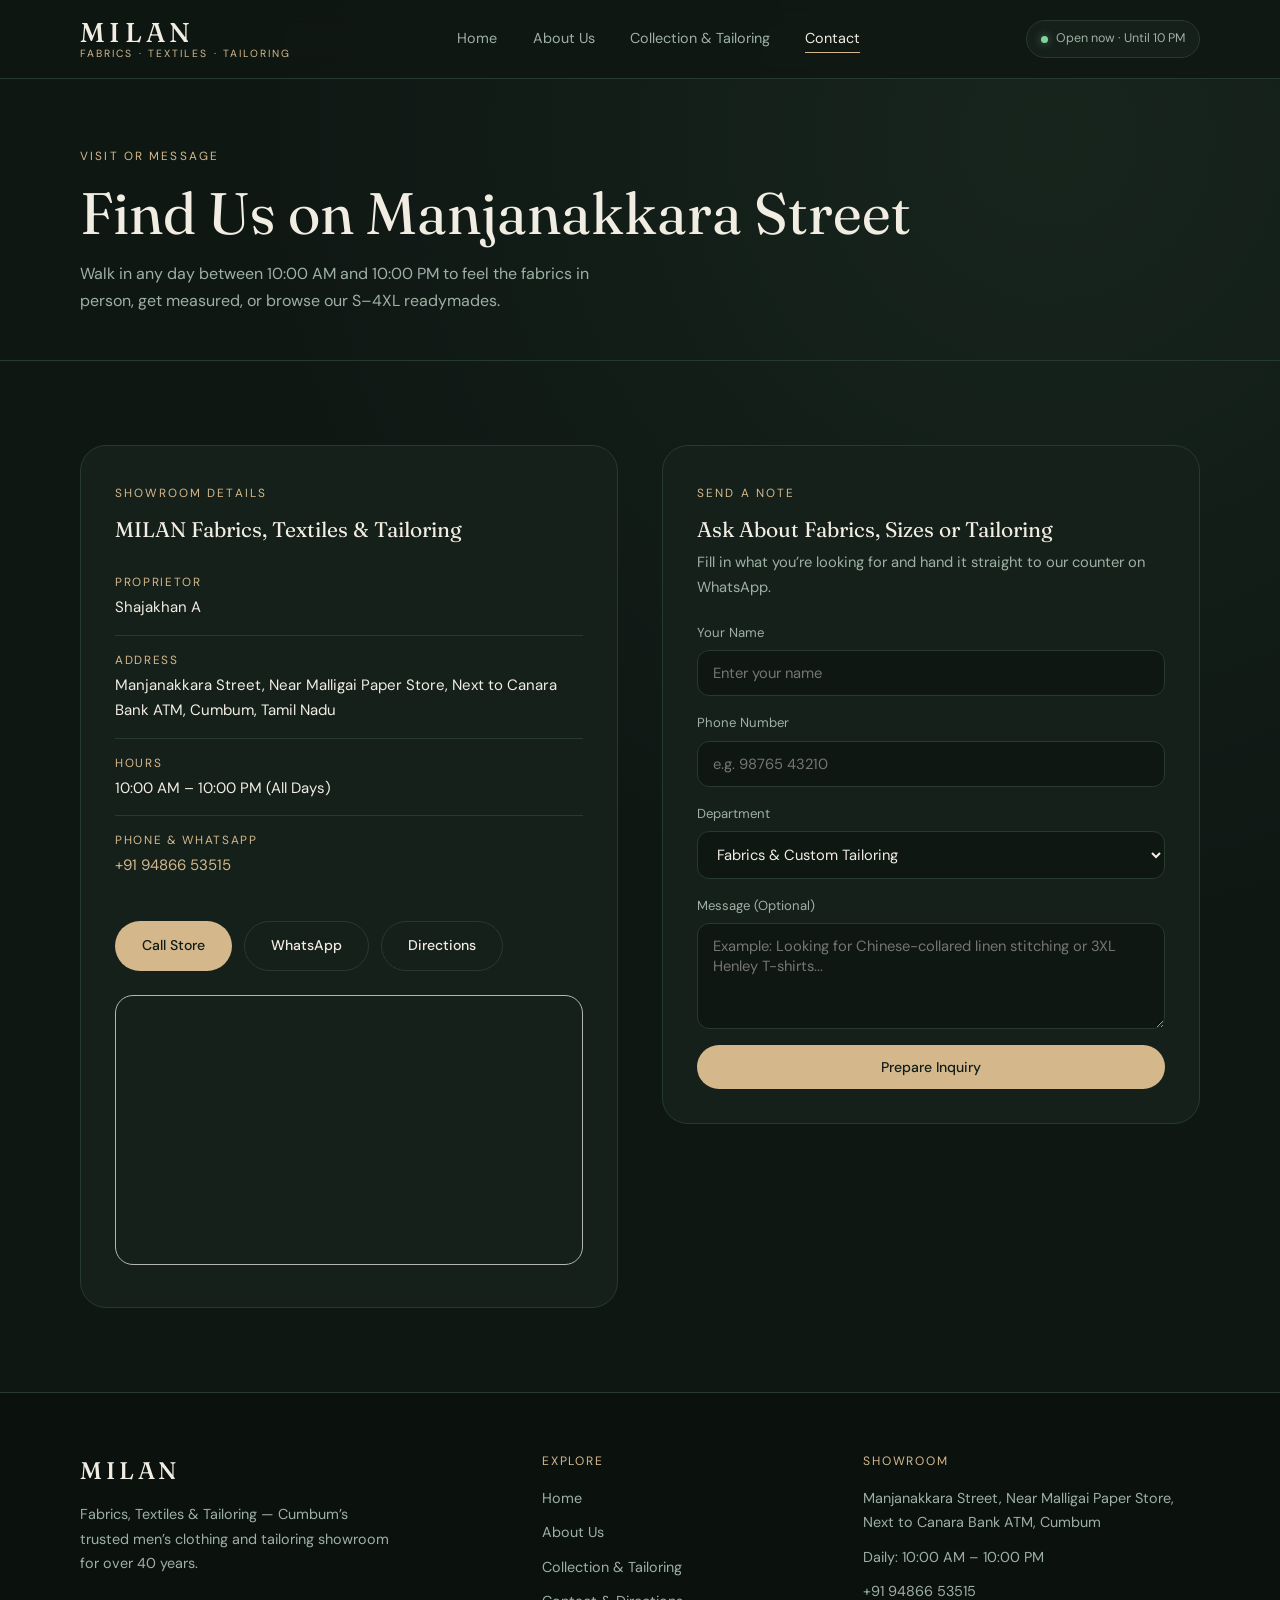
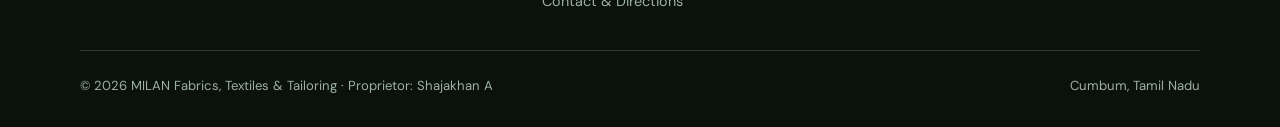
<file: contact.html>
<!DOCTYPE html>
<html lang="en">
<head>
  <meta charset="UTF-8">
  <meta name="viewport" content="width=device-width, initial-scale=1.0">
  <title>Contact Us | MILAN Fabrics, Textiles &amp; Tailoring</title>
  <link rel="preconnect" href="https://fonts.googleapis.com">
  <link rel="preconnect" href="https://fonts.gstatic.com" crossorigin>
  <link href="https://fonts.googleapis.com/css2?family=DM+Sans:wght@400;500&family=Fraunces:opsz,wght@9..144,400;9..144,500&display=swap" rel="stylesheet">
  <link rel="stylesheet" href="style.css">
</head>
<body>
  <header class="topbar">
    <div class="wrap topbar-inner">
      <a href="index.html" class="wordmark">
        <span class="wordmark-main">MILAN</span>
        <span class="wordmark-sub">Fabrics · Textiles · Tailoring</span>
      </a>

      <nav>
        <ul class="nav-menu" id="navMenu">
          <li><a href="index.html">Home</a></li>
          <li><a href="about.html">About Us</a></li>
          <li><a href="services.html">Collection &amp; Tailoring</a></li>
          <li><a href="contact.html" class="current">Contact</a></li>
        </ul>
      </nav>

      <div class="hours-badge" id="hoursBadge">
        <span class="dot"></span>
        <span class="hours-text">10:00 AM – 10:00 PM</span>
      </div>

      <button class="menu-toggle" id="menuToggle" aria-expanded="false">Menu</button>
    </div>
  </header>

  <main>
    <section class="page-top">
      <div class="wrap">
        <span class="kicker">Visit or Message</span>
        <h1>Find Us on Manjanakkara Street</h1>
        <p class="intro-text">
          Walk in any day between 10:00 AM and 10:00 PM to feel the fabrics in person, get measured, or browse our S–4XL readymades.
        </p>
      </div>
    </section>

    <section class="band">
      <div class="wrap split-grid fade-up" style="align-items: start;">
        <div class="panel">
          <span class="kicker">Showroom Details</span>
          <h3>MILAN Fabrics, Textiles &amp; Tailoring</h3>

          <ul class="info-list">
            <li>
              <span class="info-key">Proprietor</span>
              <span>Shajakhan A</span>
            </li>
            <li>
              <span class="info-key">Address</span>
              <span>Manjanakkara Street, Near Malligai Paper Store, Next to Canara Bank ATM, Cumbum, Tamil Nadu</span>
            </li>
            <li>
              <span class="info-key">Hours</span>
              <span>10:00 AM – 10:00 PM (All Days)</span>
            </li>
            <li>
              <span class="info-key">Phone &amp; WhatsApp</span>
              <a href="tel:+919486653515" style="color:var(--sand);">+91 94866 53515</a>
            </li>
          </ul>

          <div class="actions">
            <a href="tel:+919486653515" class="btn btn-warm">Call Store</a>
            <a href="https://wa.me/919486653515" target="_blank" rel="noopener" class="btn btn-ghost">WhatsApp</a>
            <a href="https://www.google.com/maps/search/?api=1&query=Manjanakkara+Street+Cumbum+Tamil+Nadu" target="_blank" rel="noopener" class="btn btn-ghost">Directions</a>
          </div>

          <iframe
            class="map-box"
            title="MILAN Fabrics Cumbum Map"
            loading="lazy"
            referrerpolicy="no-referrer-when-downgrade"
            src="https://www.google.com/maps?q=Manjanakkara+Street+Cumbum+Tamil+Nadu&output=embed">
          </iframe>
        </div>

        <div class="panel">
          <span class="kicker">Send a Note</span>
          <h3>Ask About Fabrics, Sizes or Tailoring</h3>
          <p style="color:var(--muted); margin:8px 0 22px; font-size:0.92rem;">
            Fill in what you’re looking for and hand it straight to our counter on WhatsApp.
          </p>

          <form id="contactForm" novalidate>
            <div class="field">
              <label for="custName">Your Name</label>
              <input type="text" id="custName" placeholder="Enter your name" required>
            </div>

            <div class="field">
              <label for="custPhone">Phone Number</label>
              <input type="tel" id="custPhone" placeholder="e.g. 98765 43210" required>
            </div>

            <div class="field">
              <label for="custService">Department</label>
              <select id="custService">
                <option value="Fabrics & Custom Tailoring">Fabrics &amp; Custom Tailoring</option>
                <option value="Readymade Shirts / Pants">Readymade Shirts / Pants</option>
                <option value="Men's T-Shirts (S to 4XL)">Men's T-Shirts (S to 4XL)</option>
                <option value="Track Suits / Activewear">Track Suits / Activewear</option>
                <option value="Men's Innerwear">Men's Innerwear</option>
              </select>
            </div>

            <div class="field">
              <label for="custNotes">Message (Optional)</label>
              <textarea id="custNotes" rows="4" placeholder="Example: Looking for Chinese-collared linen stitching or 3XL Henley T-shirts..."></textarea>
            </div>

            <button type="submit" class="btn btn-warm" style="width:100%;">Prepare Inquiry</button>
            <div id="formStatus" class="form-status" role="status"></div>
          </form>
        </div>
      </div>
    </section>
  </main>

  <footer class="bottom-bar">
    <div class="wrap">
      <div class="footer-cols">
        <div>
          <div class="wordmark-main" style="font-size:1.5rem;">MILAN</div>
          <p style="color:var(--muted); margin-top:10px; max-width:320px; font-size:0.9rem;">
            Fabrics, Textiles &amp; Tailoring — Cumbum’s trusted men’s clothing and tailoring showroom for over 40 years.
          </p>
        </div>

        <div>
          <div class="footer-head">Explore</div>
          <ul class="footer-list">
            <li><a href="index.html">Home</a></li>
            <li><a href="about.html">About Us</a></li>
            <li><a href="services.html">Collection &amp; Tailoring</a></li>
            <li><a href="contact.html">Contact &amp; Directions</a></li>
          </ul>
        </div>

        <div>
          <div class="footer-head">Showroom</div>
          <ul class="footer-list">
            <li>Manjanakkara Street, Near Malligai Paper Store, Next to Canara Bank ATM, Cumbum</li>
            <li>Daily: 10:00 AM – 10:00 PM</li>
            <li><a href="tel:+919486653515">+91 94866 53515</a></li>
          </ul>
        </div>
      </div>

      <div class="footer-note">
        <span>&copy; 2026 MILAN Fabrics, Textiles &amp; Tailoring · Proprietor: Shajakhan A</span>
        <span>Cumbum, Tamil Nadu</span>
      </div>
    </div>
  </footer>

  <script src="script.js"></script>
</body>
</html>
</file>
<file: style.css>
:root {
  --bg: #0f1713;
  --surface: #15201a;
  --surface-soft: #1b2a22;
  --line: #273a30;
  --ink: #f2ede3;
  --muted: #9eb0a5;
  --sand: #d4b88c;
  --open: #7fd49a;
  --closed: #e08d86;
  --serif: 'Fraunces', Georgia, serif;
  --sans: 'DM Sans', -apple-system, BlinkMacSystemFont, sans-serif;
  --calm: cubic-bezier(0.25, 0.8, 0.25, 1);
}

* {
  margin: 0;
  padding: 0;
  box-sizing: border-box;
}

html {
  scroll-behavior: smooth;
}

body {
  background: radial-gradient(circle at 82% 8%, rgba(44, 72, 56, 0.28), transparent 42%), var(--bg);
  color: var(--ink);
  font-family: var(--sans);
  font-size: 15px;
  line-height: 1.7;
  -webkit-font-smoothing: antialiased;
  overflow-x: hidden;
}

img {
  display: block;
  width: 100%;
  height: 100%;
  object-fit: cover;
}

a {
  color: inherit;
  text-decoration: none;
}

.wrap {
  width: 90%;
  max-width: 1120px;
  margin: 0 auto;
}

.fade-up {
  opacity: 0;
  transform: translateY(16px);
  transition: opacity 0.9s var(--calm), transform 0.9s var(--calm);
}

.fade-up.visible {
  opacity: 1;
  transform: translateY(0);
}

/* Header */
.topbar {
  position: sticky;
  top: 0;
  z-index: 40;
  background: rgba(15, 23, 19, 0.88);
  backdrop-filter: blur(12px);
  border-bottom: 1px solid var(--line);
}

.topbar-inner {
  display: flex;
  align-items: center;
  justify-content: space-between;
  height: 78px;
}

.wordmark {
  display: flex;
  flex-direction: column;
  line-height: 1.05;
}

.wordmark-main {
  font-family: var(--serif);
  font-size: 1.7rem;
  font-weight: 500;
  letter-spacing: 0.16em;
  color: var(--ink);
}

.wordmark-sub {
  font-size: 0.65rem;
  letter-spacing: 0.2em;
  text-transform: uppercase;
  color: var(--sand);
  margin-top: 3px;
}

.nav-menu {
  display: flex;
  align-items: center;
  gap: 2.2rem;
  list-style: none;
}

.nav-menu a {
  position: relative;
  font-size: 0.9rem;
  color: var(--muted);
  padding: 4px 0;
  transition: color 0.35s var(--calm);
}

.nav-menu a::after {
  content: "";
  position: absolute;
  left: 0;
  bottom: -2px;
  width: 100%;
  height: 1px;
  background: var(--sand);
  opacity: 0;
  transform: scaleX(0.4);
  transition: opacity 0.45s var(--calm), transform 0.45s var(--calm);
}

.nav-menu a:hover,
.nav-menu a.current {
  color: var(--ink);
}

.nav-menu a:hover::after,
.nav-menu a.current::after {
  opacity: 1;
  transform: scaleX(1);
}

.hours-badge {
  display: inline-flex;
  align-items: center;
  gap: 8px;
  font-size: 0.78rem;
  color: var(--muted);
  padding: 7px 14px;
  border-radius: 999px;
  background: var(--surface);
  border: 1px solid var(--line);
}

.dot {
  width: 7px;
  height: 7px;
  border-radius: 50%;
  background: var(--muted);
}

.hours-badge.is-open .dot {
  background: var(--open);
  box-shadow: 0 0 8px rgba(127, 212, 154, 0.55);
}

.hours-badge.is-closed .dot {
  background: var(--closed);
}

.menu-toggle {
  display: none;
  background: var(--surface);
  color: var(--ink);
  border: 1px solid var(--line);
  border-radius: 999px;
  padding: 8px 16px;
  font-family: var(--sans);
  font-size: 0.84rem;
  cursor: pointer;
}

/* Type & Buttons */
.kicker {
  display: inline-block;
  font-size: 0.74rem;
  letter-spacing: 0.18em;
  text-transform: uppercase;
  color: var(--sand);
  margin-bottom: 14px;
}

h1, h2, h3 {
  font-family: var(--serif);
  font-weight: 400;
  line-height: 1.16;
  color: var(--ink);
}

h1 { font-size: clamp(2.35rem, 4.6vw, 3.65rem); }
h2 { font-size: clamp(1.85rem, 3.2vw, 2.55rem); }
h3 { font-size: 1.32rem; }

.intro-text {
  color: var(--muted);
  font-size: 1rem;
  max-width: 530px;
}

.actions {
  display: flex;
  flex-wrap: wrap;
  gap: 12px;
  margin-top: 28px;
}

.btn {
  display: inline-flex;
  align-items: center;
  justify-content: center;
  padding: 12px 26px;
  border-radius: 999px;
  font-size: 0.88rem;
  font-weight: 500;
  font-family: var(--sans);
  border: 1px solid transparent;
  cursor: pointer;
  transition: transform 0.5s var(--calm), background 0.4s ease, border-color 0.4s ease, color 0.4s ease, box-shadow 0.5s ease;
}

.btn:hover { transform: translateY(-2px); }

.btn-warm {
  background: var(--sand);
  color: #121c16;
}

.btn-warm:hover {
  background: #e1c9a2;
  box-shadow: 0 12px 28px -12px rgba(212, 184, 140, 0.45);
}

.btn-ghost {
  background: transparent;
  border-color: var(--line);
  color: var(--ink);
}

.btn-ghost:hover {
  border-color: var(--sand);
  color: var(--sand);
  background: rgba(212, 184, 140, 0.06);
}

/* Sections */
.band { padding: 84px 0; }

.band-moss {
  background: var(--surface);
  border-top: 1px solid var(--line);
  border-bottom: 1px solid var(--line);
}

.band-head {
  display: flex;
  justify-content: space-between;
  align-items: flex-end;
  flex-wrap: wrap;
  gap: 20px;
  margin-bottom: 46px;
}

.page-top {
  padding: 64px 0 46px;
  border-bottom: 1px solid var(--line);
}

.page-top .intro-text { margin-top: 12px; }

/* Hero */
.hero-area { padding: 62px 0 88px; }

.hero-layout {
  display: grid;
  grid-template-columns: 1.12fr 0.88fr;
  gap: 54px;
  align-items: center;
}

.hero-area .intro-text { margin-top: 18px; }

.hero-notes {
  display: flex;
  flex-wrap: wrap;
  gap: 32px;
  margin-top: 40px;
  padding-top: 24px;
  border-top: 1px solid var(--line);
  font-size: 0.85rem;
  color: var(--muted);
}

.hero-notes strong {
  display: block;
  font-family: var(--serif);
  font-size: 1.35rem;
  font-weight: 500;
  color: var(--ink);
  margin-bottom: 2px;
}

.hero-frame {
  position: relative;
  aspect-ratio: 4 / 5;
  border-radius: 220px 220px 26px 26px;
  overflow: hidden;
  border: 1px solid var(--line);
  background: var(--surface);
  transition: transform 0.85s var(--calm), border-color 0.6s ease, box-shadow 0.85s ease;
}

.hero-frame:hover {
  transform: translateY(-6px);
  border-color: rgba(212, 184, 140, 0.45);
  box-shadow: 0 26px 48px -22px rgba(0, 0, 0, 0.65);
}

.hero-frame img { transition: transform 1.15s var(--calm); }
.hero-frame:hover img { transform: scale(1.045); }

.hero-frame::after {
  content: "";
  position: absolute;
  inset: 0;
  background: linear-gradient(to top, rgba(15, 23, 19, 0.65), transparent 44%);
  pointer-events: none;
}

.frame-label {
  position: absolute;
  bottom: 20px;
  left: 24px;
  right: 24px;
  z-index: 2;
  display: flex;
  justify-content: space-between;
  font-size: 0.8rem;
  color: var(--ink);
}

/* Organic Department Silhouettes */
.dept-gallery {
  display: grid;
  grid-template-columns: repeat(4, 1fr);
  gap: 28px;
  align-items: start;
}

.catalog-grid {
  display: grid;
  grid-template-columns: repeat(3, 1fr);
  gap: 36px 28px;
  align-items: start;
}

.dept-item {
  display: flex;
  flex-direction: column;
  transition: transform 0.75s var(--calm);
}

.dept-item:hover { transform: translateY(-6px); }

.dept-frame {
  position: relative;
  aspect-ratio: 4 / 5;
  overflow: hidden;
  border: 1px solid var(--line);
  background: var(--surface-soft);
  margin-bottom: 18px;
  transition: border-color 0.65s var(--calm), box-shadow 0.75s var(--calm);
}

.dept-item:hover .dept-frame {
  border-color: rgba(212, 184, 140, 0.48);
  box-shadow: 0 20px 38px -20px rgba(0, 0, 0, 0.65);
}

.dept-frame img { transition: transform 1.1s var(--calm), filter 0.7s ease; }
.dept-item:hover .dept-frame img { transform: scale(1.055); }

/* Distinct organic shapes for each department */
.shape-arch { border-radius: 170px 170px 18px 18px; }
.shape-cylinder { border-radius: 999px; }
.shape-leaf { border-radius: 96px 18px 96px 18px; }
.shape-dome { border-radius: 22px 22px 150px 150px; }
.shape-pill-wide { border-radius: 130px 130px 130px 20px; }
.shape-soft { border-radius: 26px 110px 26px 110px; }

.dept-meta {
  padding: 0 4px;
}

.dept-tag {
  font-size: 0.72rem;
  letter-spacing: 0.16em;
  text-transform: uppercase;
  color: var(--sand);
  margin-bottom: 6px;
}

.dept-meta p {
  color: var(--muted);
  font-size: 0.9rem;
  margin-top: 8px;
}

/* Split & Editorial Layouts */
.split-grid {
  display: grid;
  grid-template-columns: repeat(2, 1fr);
  gap: 44px;
  align-items: center;
}

.soft-photo {
  aspect-ratio: 4 / 3;
  border-radius: 96px 20px 96px 20px;
  overflow: hidden;
  border: 1px solid var(--line);
  background: var(--surface-soft);
  transition: transform 0.8s var(--calm), border-color 0.6s ease;
}

.soft-photo:hover {
  transform: translateY(-4px);
  border-color: rgba(212, 184, 140, 0.45);
}

.soft-photo img { transition: transform 1.1s var(--calm); }
.soft-photo:hover img { transform: scale(1.04); }

/* Soft Fabric & Size Chips */
.chip-row {
  display: flex;
  flex-wrap: wrap;
  gap: 9px;
  margin-top: 16px;
}

.chip {
  font-size: 0.8rem;
  color: var(--ink);
  background: var(--surface-soft);
  border: 1px solid var(--line);
  padding: 6px 13px;
  border-radius: 999px;
  transition: transform 0.4s var(--calm), border-color 0.4s ease, color 0.4s ease;
}

.chip:hover {
  transform: translateY(-2px);
  border-color: var(--sand);
  color: var(--sand);
}

.size-row {
  display: flex;
  flex-wrap: wrap;
  gap: 10px;
  margin-top: 18px;
}

.size-pill {
  min-width: 48px;
  text-align: center;
  padding: 8px 12px;
  border-radius: 999px;
  border: 1px solid var(--line);
  background: var(--bg);
  font-size: 0.82rem;
  color: var(--ink);
  transition: transform 0.4s var(--calm), border-color 0.4s ease, color 0.4s ease;
}

.size-pill:hover {
  transform: translateY(-2px);
  border-color: var(--sand);
  color: var(--sand);
}

/* Quiet Editorial Notes (replaces robotic cards) */
.note-grid {
  display: grid;
  grid-template-columns: repeat(3, 1fr);
  gap: 32px;
}

.note-block {
  padding-top: 22px;
  border-top: 1px solid var(--line);
  transition: border-color 0.5s ease;
}

.note-block:hover { border-color: var(--sand); }

.note-block p {
  color: var(--muted);
  font-size: 0.92rem;
  margin-top: 10px;
}

/* Filters */
.filter-row {
  display: flex;
  flex-wrap: wrap;
  gap: 10px;
  margin-bottom: 38px;
}

.filter-btn {
  background: var(--surface);
  color: var(--muted);
  border: 1px solid var(--line);
  padding: 9px 20px;
  border-radius: 999px;
  font-size: 0.85rem;
  font-family: var(--sans);
  cursor: pointer;
  transition: all 0.35s var(--calm);
}

.filter-btn:hover {
  color: var(--ink);
  border-color: var(--sand);
}

.filter-btn.active {
  background: var(--sand);
  color: #121c16;
  border-color: var(--sand);
  font-weight: 500;
}

.catalog-item.hidden { display: none; }

/* Panels, Planner & Forms */
.panel {
  background: var(--surface);
  border: 1px solid var(--line);
  border-radius: 26px;
  padding: 34px;
}

.planner-layout {
  display: grid;
  grid-template-columns: 1.2fr 0.8fr;
  gap: 34px;
  align-items: start;
}

.summary-box {
  background: var(--bg);
  border: 1px solid var(--line);
  border-radius: 20px;
  padding: 26px;
}

.summary-line {
  display: flex;
  justify-content: space-between;
  padding: 11px 0;
  border-bottom: 1px solid var(--line);
  font-size: 0.9rem;
}

.summary-line span:first-child { color: var(--muted); }
.summary-line:last-of-type { border-bottom: none; }

.field-pair {
  display: grid;
  grid-template-columns: repeat(2, 1fr);
  gap: 16px;
}

.field {
  display: flex;
  flex-direction: column;
  gap: 6px;
  margin-bottom: 16px;
}

.field label {
  font-size: 0.82rem;
  color: var(--muted);
}

.field input,
.field select,
.field textarea {
  background: var(--bg);
  border: 1px solid var(--line);
  color: var(--ink);
  padding: 12px 15px;
  border-radius: 12px;
  font-family: var(--sans);
  font-size: 0.92rem;
  outline: none;
  transition: border-color 0.35s ease, box-shadow 0.35s ease;
}

.field input:focus,
.field select:focus,
.field textarea:focus {
  border-color: var(--sand);
  box-shadow: 0 0 0 3px rgba(212, 184, 140, 0.14);
}

.form-status {
  margin-top: 14px;
  font-size: 0.88rem;
  padding: 12px 15px;
  border-radius: 12px;
  display: none;
}

.form-status.ok {
  display: block;
  background: rgba(127, 212, 154, 0.1);
  border: 1px solid rgba(127, 212, 154, 0.35);
  color: #cef0d8;
}

.form-status.err {
  display: block;
  background: rgba(224, 141, 134, 0.1);
  border: 1px solid rgba(224, 141, 134, 0.35);
  color: #f6ceca;
}

.info-list {
  list-style: none;
  margin-top: 16px;
}

.info-list li {
  padding: 14px 0;
  border-bottom: 1px solid var(--line);
  display: flex;
  flex-direction: column;
  gap: 3px;
}

.info-list li:last-child { border-bottom: none; }

.info-key {
  font-size: 0.74rem;
  text-transform: uppercase;
  letter-spacing: 0.14em;
  color: var(--sand);
}

.map-box {
  width: 100%;
  height: 270px;
  border: 1px solid var(--line);
  border-radius: 18px;
  margin-top: 24px;
  filter: grayscale(0.6) invert(0.9) hue-rotate(155deg) contrast(0.92);
}

/* Footer */
.bottom-bar {
  background: #0b120e;
  border-top: 1px solid var(--line);
  padding: 58px 0 30px;
}

.footer-cols {
  display: grid;
  grid-template-columns: 1.5fr 1fr 1.2fr;
  gap: 40px;
  padding-bottom: 36px;
  border-bottom: 1px solid var(--line);
}

.footer-head {
  font-size: 0.76rem;
  text-transform: uppercase;
  letter-spacing: 0.16em;
  color: var(--sand);
  margin-bottom: 14px;
}

.footer-list {
  list-style: none;
  display: flex;
  flex-direction: column;
  gap: 10px;
  font-size: 0.9rem;
  color: var(--muted);
}

.footer-list a:hover { color: var(--ink); }

.footer-note {
  display: flex;
  justify-content: space-between;
  flex-wrap: wrap;
  gap: 12px;
  padding-top: 24px;
  font-size: 0.82rem;
  color: var(--muted);
}

/* Responsive */
@media (max-width: 960px) {
  .hero-layout,
  .split-grid,
  .planner-layout,
  .footer-cols {
    grid-template-columns: 1fr;
  }

  .dept-gallery { grid-template-columns: repeat(2, 1fr); }
  .catalog-grid, .note-grid { grid-template-columns: repeat(2, 1fr); }
  .hero-frame { aspect-ratio: 4 / 3; border-radius: 160px 160px 24px 24px; }
}

@media (max-width: 680px) {
  .hours-badge { display: none; }
  .menu-toggle { display: inline-block; }

  .nav-menu {
    position: absolute;
    top: 78px;
    left: 0;
    right: 0;
    background: var(--bg);
    border-bottom: 1px solid var(--line);
    flex-direction: column;
    align-items: flex-start;
    padding: 20px 5%;
    gap: 16px;
    display: none;
  }

  .nav-menu.open { display: flex; }

  .dept-gallery,
  .catalog-grid,
  .note-grid,
  .field-pair {
    grid-template-columns: 1fr;
  }

  .dept-frame { aspect-ratio: 4 / 4; }
  .panel { padding: 24px; }
  .band { padding: 62px 0; }
}
</file>
